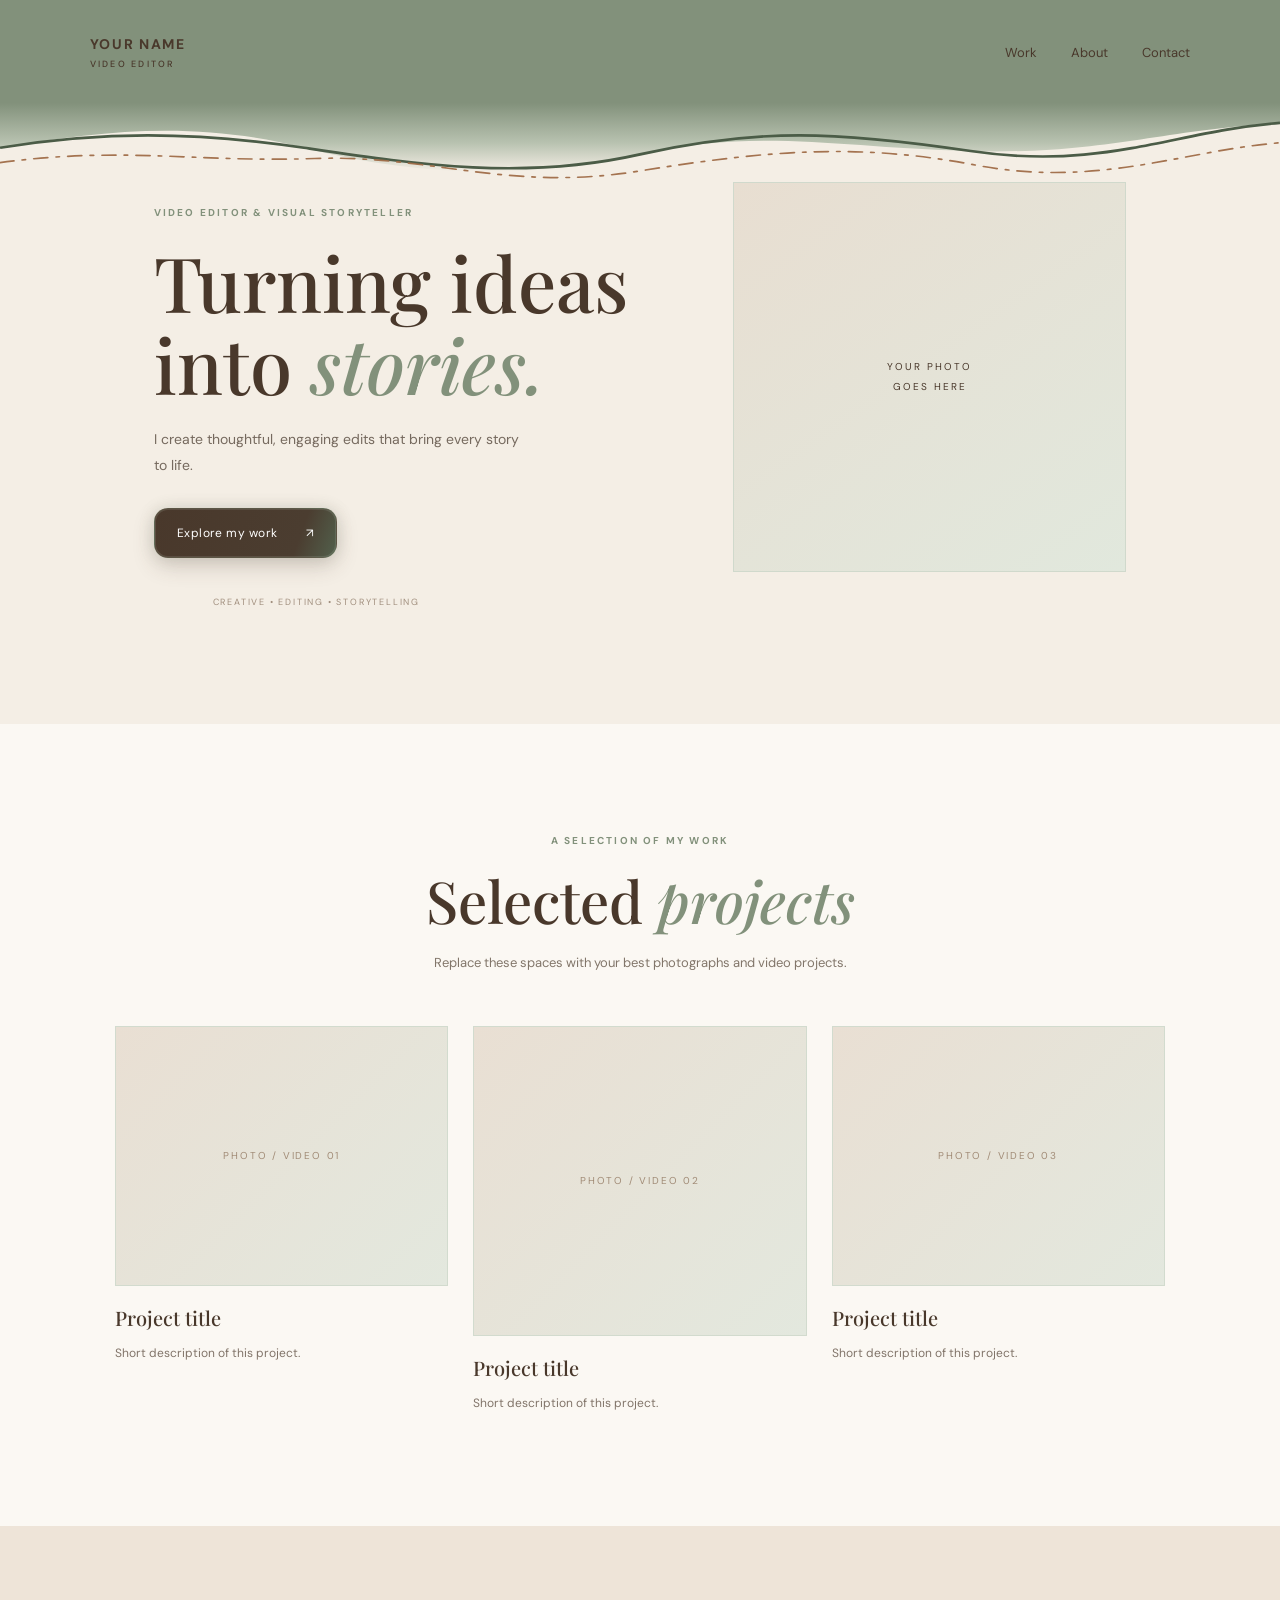
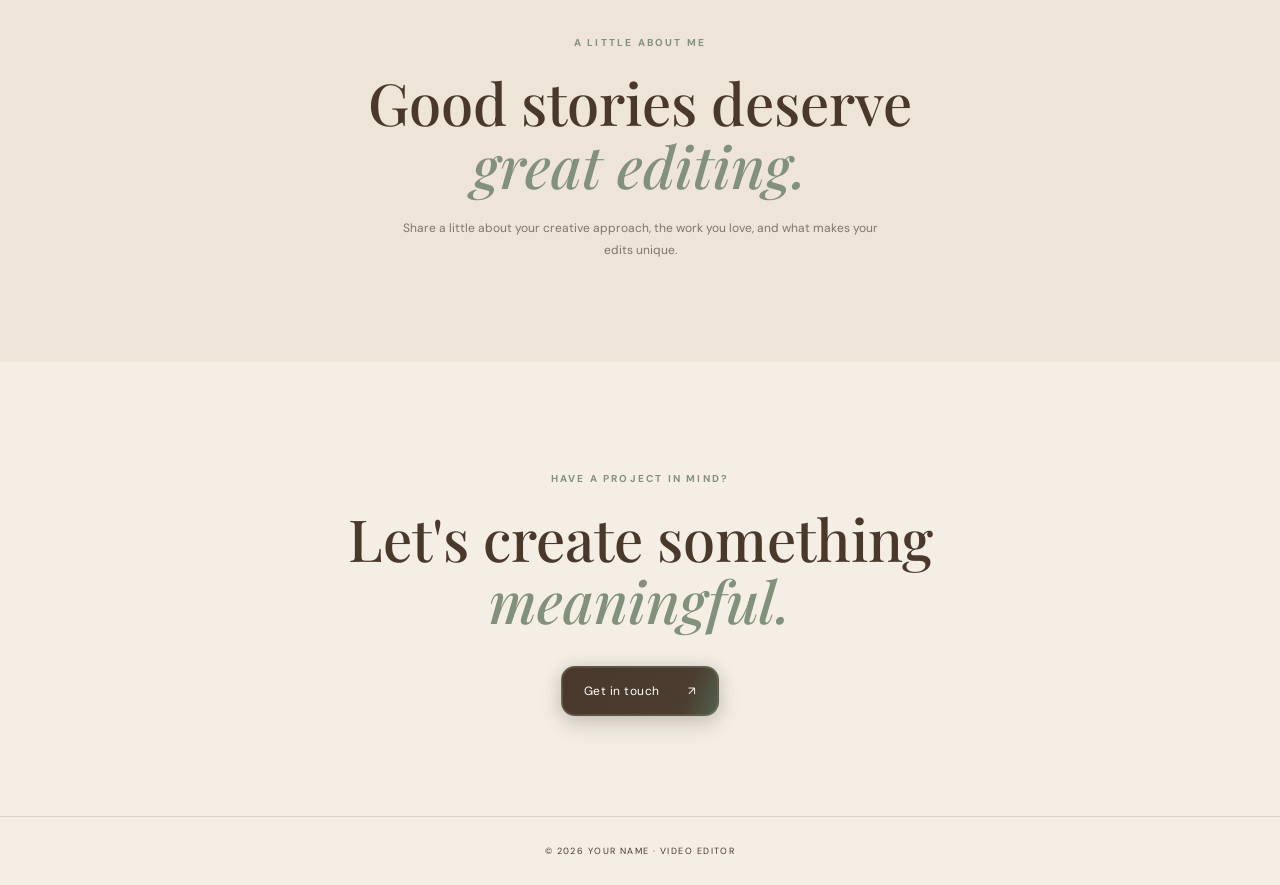
<file: index.html>
<!doctype html>
<html lang="en">
<head>
<meta charset="utf-8"><meta name="viewport" content="width=device-width, initial-scale=1">
<meta name="theme-color" content="#f4eee5"><meta name="description" content="A creative portfolio showcasing video editing and visual storytelling.">
<title>Your Name | Video Editor</title>
<link rel="preconnect" href="https://fonts.googleapis.com"><link rel="preconnect" href="https://fonts.gstatic.com" crossorigin>
<link href="https://fonts.googleapis.com/css2?family=DM+Sans:wght@400;500;600;700&family=Playfair+Display:wght@500;600;700&display=swap" rel="stylesheet">
<link rel="stylesheet" href="styles.css">
</head>
<body>
<header class="site-header"><a class="brand" href="#">YOUR NAME<span>VIDEO EDITOR</span></a><button class="menu-toggle" aria-label="Toggle navigation" aria-expanded="false">☰</button><nav class="nav-links"><a href="#work">Work</a><a href="#about">About</a><a href="#contact">Contact</a></nav></header>
<main>
<section class="hero"><div class="hero-copy"><p class="eyebrow">VIDEO EDITOR & VISUAL STORYTELLER</p><h1>Turning ideas<br>into <em>stories.</em></h1><p class="intro">I create thoughtful, engaging edits that bring every story to life.</p><a class="button" href="#work">Explore my work <span>↗</span></a></div><div class="portrait"><span>YOUR PHOTO<br>GOES HERE</span></div><div class="hero-note">CREATIVE • EDITING • STORYTELLING</div></section>
<section class="section" id="work"><div class="section-heading"><p class="eyebrow">A SELECTION OF MY WORK</p><h2>Selected <em>projects</em></h2><p>Replace these spaces with your best photographs and video projects.</p></div><div class="gallery">
<article class="project"><div class="media-placeholder">PHOTO / VIDEO 01</div><h3>Project title</h3><p>Short description of this project.</p></article>
<article class="project"><div class="media-placeholder tall">PHOTO / VIDEO 02</div><h3>Project title</h3><p>Short description of this project.</p></article>
<article class="project"><div class="media-placeholder">PHOTO / VIDEO 03</div><h3>Project title</h3><p>Short description of this project.</p></article></div></section>
<section class="about" id="about"><p class="eyebrow">A LITTLE ABOUT ME</p><h2>Good stories deserve<br><em>great editing.</em></h2><p>Share a little about your creative approach, the work you love, and what makes your edits unique.</p></section>
<section class="contact" id="contact"><p class="eyebrow">HAVE A PROJECT IN MIND?</p><h2>Let's create something<br><em>meaningful.</em></h2><a class="button" href="mailto:hello@example.com">Get in touch <span>↗</span></a></section>
</main><footer>© <span id="year"></span> YOUR NAME · VIDEO EDITOR</footer><script src="script.js"></script>
</body></html>
</file>
<file: styles.css>
*{box-sizing:border-box}html{scroll-behavior:smooth}body{margin:0;background:#f4eee5;color:#30271f;font-family:'DM Sans',sans-serif}.site-header{height:88px;padding:0 7%;display:flex;align-items:center;justify-content:space-between;border-bottom:1px solid #ded4c7}.brand{font-weight:700;letter-spacing:.12em;font-size:14px;color:inherit;text-decoration:none}.brand span{display:block;font-size:9px;letter-spacing:.25em;font-weight:500;margin-top:5px;color:#947b65}.nav-links{display:flex;gap:34px}.nav-links a{color:inherit;text-decoration:none;font-size:13px}.nav-links a:hover{color:#a16d48}.menu-toggle{display:none;background:none;border:0;font-size:24px}.hero{min-height:620px;padding:90px 12% 80px;display:grid;grid-template-columns:1fr  .8fr;gap:9%;align-items:center;position:relative}.eyebrow{font-size:10px;letter-spacing:.22em;color:#9b7759;font-weight:700}.hero h1,h2{font-family:'Playfair Display',serif;font-weight:500;line-height:1.08;font-size:clamp(48px,6vw,76px);margin:22px 0}.hero h1 em,h2 em{color:#a16d48;font-weight:500}.intro{max-width:370px;line-height:1.8;color:#75695e;font-size:14px;margin-bottom:30px}.button{display:inline-flex;gap:28px;align-items:center;background:#49382b;color:#fff;text-decoration:none;padding:16px 22px;font-size:12px;letter-spacing:.04em}.button:hover{background:#80583d}.portrait{height:390px;background:#e8ded1;border:1px solid #d9cabb;display:grid;place-items:center;text-align:center;color:#a18b76;font-size:10px;letter-spacing:.2em;line-height:2}.hero-note{position:absolute;bottom:30px;left:12%;font-size:9px;letter-spacing:.2em;color:#a08e7d}.section{padding:100px 9%;background:#fbf8f3}.section-heading{text-align:center;margin-bottom:55px}.section-heading h2,.about h2,.contact h2{font-size:clamp(40px,5vw,58px)}.section-heading>p:last-child{color:#82766a;font-size:13px}.gallery{display:grid;grid-template-columns:repeat(3,1fr);gap:25px}.media-placeholder{height:260px;background:#e9dfd3;border:1px solid #ded1c2;display:grid;place-items:center;color:#a18b76;font-size:10px;letter-spacing:.18em}.media-placeholder.tall{height:310px}.project h3{font-family:'Playfair Display',serif;font-size:20px;font-weight:500;margin:18px 0 5px}.project p,.about>p:last-child{font-size:12px;line-height:1.8;color:#817469}.about{text-align:center;padding:100px 20%;background:#eee4d8}.about>p:last-child{max-width:480px;margin:0 auto}.contact{text-align:center;padding:100px 20%}.contact .button{margin-top:12px}footer{text-align:center;padding:28px;border-top:1px solid #ded4c7;color:#927e6c;font-size:9px;letter-spacing:.16em}@media(max-width:700px){.site-header{height:72px;padding:0 6%}.menu-toggle{display:block}.nav-links{display:none;position:absolute;z-index:2;top:72px;left:0;right:0;padding:20px 6%;background:#f4eee5;flex-direction:column;gap:20px;border-bottom:1px solid #ded4c7}.nav-links.open{display:flex}.hero{padding:65px 8% 80px;grid-template-columns:1fr;gap:35px;min-height:auto}.hero h1{font-size:56px}.portrait{height:300px;grid-row:2}.hero-note{left:8%;bottom:25px}.section{padding:75px 8%}.gallery{grid-template-columns:1fr;gap:35px}.media-placeholder,.media-placeholder.tall{height:270px}.about,.contact{padding:75px 9%}.section-heading h2,.about h2,.contact h2{font-size:43px}}
/* Rounded buttons with the original warm glow */
.button{border-radius:14px;box-shadow:0 8px 22px rgba(73,56,43,.22),0 0 18px rgba(161,109,72,.12);transition:transform .2s ease,box-shadow .2s ease,background .2s ease}
.button:hover{transform:translateY(-2px);box-shadow:0 12px 28px rgba(73,56,43,.3),0 0 24px rgba(161,109,72,.28)}
/* Muted sage accent */
:root{--sage:#82917b;--sage-soft:#dfe6da}
.eyebrow{color:var(--sage)}
.hero h1 em,h2 em{color:var(--sage)}
.nav-links a:hover{color:var(--sage)}
.brand span{color:#82917b}
.media-placeholder{background:linear-gradient(135deg,#e9dfd3 0%,#e3e8de 100%);border-color:#d2dbce}
.portrait{background:linear-gradient(145deg,#e8ded1 0%,#e1e8dd 100%);border-color:#d0d9cc}
/* Flowing hand-drawn style waves in the name/header strip */
.site-header{position:relative;isolation:isolate;overflow:hidden;background:rgba(244,238,229,.92)}
.site-header::before{content:"";position:absolute;z-index:-1;inset:0 15% 0 18%;opacity:.72;background-repeat:no-repeat;background-position:center;background-size:100% 100%;background-image:url("data:image/svg+xml,%3Csvg xmlns='http://www.w3.org/2000/svg' viewBox='0 0 900 100' preserveAspectRatio='none'%3E%3Cpath d='M0 73 C90 92 115 46 205 58 S335 78 420 43 S555 58 650 27 S790 40 900 8' fill='none' stroke='%2382917b' stroke-width='2' opacity='.65'/%3E%3Cpath d='M0 84 C105 96 135 58 220 68 S345 84 430 54 S570 67 660 39 S800 51 900 22' fill='none' stroke='%23a16d48' stroke-width='1.4' opacity='.45'/%3E%3C/svg%3E")}
.site-header::after{content:"";position:absolute;z-index:-1;left:0;right:0;bottom:0;height:1px;background:linear-gradient(90deg,transparent,var(--sage),#d7c9b8,transparent);opacity:.8}
.site-header .brand,.site-header .nav-links,.site-header .menu-toggle{position:relative;z-index:1}
@media(max-width:700px){.site-header::before{inset:0 12% 0 24%;opacity:.55}.site-header .brand{font-size:12px}.site-header .brand span{font-size:8px}}

/* Distinct sage-tinted opening panel with a flowing wave edge */
.site-header{
  background:#e5eadf;
  border-bottom:0;
}
.site-header::before{display:none}
.site-header::after{display:none}
.hero{
  background:#e5eadf;
  padding-top:76px;
  padding-bottom:116px;
  overflow:hidden;
}
.hero::after{
  content:"";
  position:absolute;
  z-index:1;
  left:0;
  right:0;
  bottom:-1px;
  height:76px;
  pointer-events:none;
  background-repeat:no-repeat;
  background-position:center bottom;
  background-size:100% 100%;
  background-image:url("data:image/svg+xml,%3Csvg xmlns='http://www.w3.org/2000/svg' viewBox='0 0 1200 100' preserveAspectRatio='none'%3E%3Cpath d='M0 48 C150 78 220 72 350 38 S560 14 680 42 S900 82 1030 36 S1140 18 1200 8 L1200 100 L0 100 Z' fill='%23fbf8f3'/%3E%3Cpath d='M0 48 C150 78 220 72 350 38 S560 14 680 42 S900 82 1030 36 S1140 18 1200 8' fill='none' stroke='%2382917b' stroke-width='2.2' opacity='.9'/%3E%3Cpath d='M0 58 C150 88 230 82 360 48 S565 24 690 52 S905 92 1040 46 S1145 28 1200 18' fill='none' stroke='%23a16d48' stroke-width='1.5' opacity='.65'/%3E%3C/svg%3E");
}
@media(max-width:700px){
 .nav-links{background:#e5eadf}
 .hero{padding-top:55px;padding-bottom:105px}
 .hero::after{height:58px}
}

/* Corrected layout: header is its own sage strip; the wave bridges into cream content */
.site-header{
  height:104px;
  position:relative;
  z-index:5;
  isolation:isolate;
  overflow:visible;
  background:#82917b;
  border:0;
  padding:0 7%;
}
.site-header .brand{color:#fff}
.site-header .brand span{color:#f0f1e9}
.site-header .nav-links a{color:#fff}
.site-header .nav-links a:hover{color:#e2e9dc}
.site-header .menu-toggle{color:#fff}
.site-header::before{
  content:"";
  display:block;
  position:absolute;
  z-index:0;
  pointer-events:none;
  top:calc(100% - 1px);
  left:0;
  right:0;
  height:116px;
  opacity:1;
  background-repeat:no-repeat;
  background-position:center top;
  background-size:100% 100%;
  background-image:url("data:image/svg+xml,%3Csvg xmlns='http://www.w3.org/2000/svg' viewBox='0 0 1200 140' preserveAspectRatio='none'%3E%3Cpath d='M0 2 C120 32 185 28 300 3 S470 12 575 55 S760 74 880 43 S1050 20 1200 0' fill='none' stroke='%2382917b' stroke-width='5'/%3E%3Cpath d='M0 22 C120 52 190 48 305 23 S470 32 580 75 S760 94 885 63 S1055 40 1200 20' fill='none' stroke='%23a16d48' stroke-width='2.5' opacity='.8'/%3E%3C/svg%3E");
}
.site-header::after{display:none}
.site-header .brand,.site-header .nav-links,.site-header .menu-toggle{position:relative;z-index:2}
.hero{
  background:#f4eee5;
  padding-top:150px;
  padding-bottom:80px;
  overflow:visible;
}
.hero::after{display:none;content:none}
@media(max-width:700px){
 .site-header{height:84px;padding:0 6%}
 .site-header::before{display:block;top:calc(100% - 1px);height:88px;left:0;right:0;opacity:1}
 .nav-links{background:#82917b}
 .hero{background:#f4eee5;padding:120px 8% 75px}
}


/* Filled wave extension: sage panel follows the curved edge, with a clear outline */
.site-header{background:#82917b;overflow:visible;z-index:5}
.site-header::before{
  content:"";
  display:block;
  position:absolute;
  z-index:1;
  pointer-events:none;
  top:calc(100% - 1px);
  left:0;right:0;height:116px;
  opacity:1;
  background-repeat:no-repeat;
  background-position:center top;
  background-size:100% 100%;
  background-image:url("data:image/svg+xml,%3Csvg xmlns='http://www.w3.org/2000/svg' viewBox='0 0 1200 140' preserveAspectRatio='none'%3E%3Cpath d='M0 0 H1200 V24 C1080 34 1035 62 910 58 S710 30 600 62 S390 88 285 54 S95 34 0 54 Z' fill='%2382917b'/%3E%3Cpath d='M0 54 C95 34 180 34 285 54 S490 94 600 62 S785 34 910 58 S1100 34 1200 24' fill='none' stroke='%234b5c47' stroke-width='3.2'/%3E%3Cpath d='M0 62 C95 42 180 42 285 62 S490 102 600 70 S785 42 910 66 S1100 42 1200 32' fill='none' stroke='%23a16d48' stroke-width='1.5' opacity='.9'/%3E%3C/svg%3E");
}
.site-header::after{display:none}
.hero{position:relative;z-index:0;background:#f4eee5;padding-top:72px;overflow:visible}
.hero>*{position:relative;z-index:2}
@media(max-width:700px){
 .site-header{height:84px}
 .site-header::before{height:90px}
 .hero{background:#f4eee5;padding:105px 8% 75px}
 .nav-links{background:#82917b}
}


/* A soft sage-green tint in the portfolio buttons */
.button{
  border:1px solid rgba(130,145,123,.32);
  background:linear-gradient(110deg,#49382b 0%,#4b3d30 78%,#52604c 100%);
  box-shadow:0 8px 22px rgba(73,56,43,.2),0 0 15px rgba(130,145,123,.2),inset 0 0 0 1px rgba(223,230,218,.12);
}
.button:hover{
  background:linear-gradient(110deg,#80583d 0%,#746044 76%,#65765f 100%);
  box-shadow:0 12px 28px rgba(73,56,43,.27),0 0 22px rgba(130,145,123,.3),inset 0 0 0 1px rgba(223,230,218,.18);
}


/* Soft green-to-cream fade through the header wave */
.site-header::before{
  background-image:url("data:image/svg+xml,%3Csvg xmlns='http://www.w3.org/2000/svg' viewBox='0 0 1200 140' preserveAspectRatio='none'%3E%3Cdefs%3E%3ClinearGradient id='waveFade' x1='0' y1='0' x2='0' y2='1'%3E%3Cstop offset='0%25' stop-color='%2382917b'/%3E%3Cstop offset='55%25' stop-color='%23aab5a1'/%3E%3Cstop offset='100%25' stop-color='%23f4eee5'/%3E%3C/linearGradient%3E%3C/defs%3E%3Cpath d='M0 0 H1200 V24 C1080 34 1035 62 910 58 S710 30 600 62 S390 88 285 54 S95 34 0 54 Z' fill='url(%23waveFade)'/%3E%3Cpath d='M0 54 C95 34 180 34 285 54 S490 94 600 62 S785 34 910 58 S1100 34 1200 24' fill='none' stroke='%234b5c47' stroke-width='3.2'/%3E%3Cpath d='M0 62 C95 42 180 42 285 62 S490 102 600 70 S785 42 910 66 S1100 42 1200 32' fill='none' stroke='%23a16d48' stroke-width='1.5' opacity='.9'/%3E%3C/svg%3E");
}

/* Final polish: a clearly shaped sage wave, not a fading band */
.site-header::before{
  height:116px;
  background-image:url("data:image/svg+xml,%3Csvg xmlns='http://www.w3.org/2000/svg' viewBox='0 0 1200 140' preserveAspectRatio='none'%3E%3Cpath d='M0 0 H1200 V30 C1100 66 1010 76 900 45 C790 14 700 20 600 59 C500 98 400 88 300 49 C200 10 100 24 0 60 Z' fill='%2382917b'/%3E%3Cpath d='M0 60 C100 24 200 10 300 49 C400 88 500 98 600 59 C700 20 790 14 900 45 C1010 76 1100 66 1200 30' fill='none' stroke='%234b5c47' stroke-width='3.2'/%3E%3Cpath d='M0 69 C100 33 200 19 300 58 C400 97 500 107 600 68 C700 29 790 23 900 54 C1010 85 1100 75 1200 39' fill='none' stroke='%23a16d48' stroke-width='1.5' opacity='.9'/%3E%3C/svg%3E");
}
@media(max-width:700px){
  .site-header::before{height:90px}
}
/* Keep the site's typography in the same warm brown family as its buttons */
body,body *{color:#49382b}
.button,.button *{color:#fff}
.site-header .brand,.site-header .brand span,
.site-header .nav-links a,.site-header .menu-toggle{color:#49382b}
.site-header .nav-links a:hover{color:#49382b}

/* The wave itself fades from sage into the exact cream page background */
.site-header::before{background-image:url("data:image/svg+xml,%3Csvg xmlns='http://www.w3.org/2000/svg' viewBox='0 0 1200 140' preserveAspectRatio='none'%3E%3Cdefs%3E%3ClinearGradient id='sageToCream' x1='0' y1='0' x2='0' y2='65' gradientUnits='userSpaceOnUse'%3E%3Cstop offset='0%25' stop-color='%2382917b'/%3E%3Cstop offset='45%25' stop-color='%23aab5a1'/%3E%3Cstop offset='100%25' stop-color='%23f4eee5'/%3E%3C/linearGradient%3E%3C/defs%3E%3Cpath d='M0 0 H1200 V30 C1100 66 1010 76 900 45 C790 14 700 20 600 59 C500 98 400 88 300 49 C200 10 100 24 0 60 Z' fill='url(%23sageToCream)'/%3E%3Cpath d='M0 60 C100 24 200 10 300 49 C400 88 500 98 600 59 C700 20 790 14 900 45 C1010 76 1100 66 1200 30' fill='none' stroke='%234b5c47' stroke-width='2.6' opacity='.85'/%3E%3C/svg%3E")}

/* Final wave treatment: fade contained within the same curved shape; retain both outline lines */
.site-header::before{
  background-image:url("data:image/svg+xml,%3Csvg xmlns='http://www.w3.org/2000/svg' viewBox='0 0 1200 140' preserveAspectRatio='none'%3E%3Cdefs%3E%3ClinearGradient id='waveBlend' x1='0' y1='0' x2='0' y2='1'%3E%3Cstop offset='0%25' stop-color='%2382917b'/%3E%3Cstop offset='48%25' stop-color='%23b8c1b0'/%3E%3Cstop offset='100%25' stop-color='%23f4eee5'/%3E%3C/linearGradient%3E%3C/defs%3E%3Cpath d='M0 0 H1200 V30 C1100 66 1010 76 900 45 C790 14 700 20 600 59 C500 98 400 88 300 49 C200 10 100 24 0 60 Z' fill='url(%23waveBlend)'/%3E%3Cpath d='M0 60 C100 24 200 10 300 49 C400 88 500 98 600 59 C700 20 790 14 900 45 C1010 76 1100 66 1200 30' fill='none' stroke='%234b5c47' stroke-width='3.2'/%3E%3Cpath d='M0 69 C100 33 200 19 300 58 C400 97 500 107 600 68 C700 29 790 23 900 54 C1010 85 1100 75 1200 39' fill='none' stroke='%23a16d48' stroke-width='1.5' opacity='.9'/%3E%3C/svg%3E");
}

/* Restore the original morning wave: solid sage fill, cream page, two separate outline lines */
.site-header::before{
  background-image:url("data:image/svg+xml,%3Csvg xmlns='http://www.w3.org/2000/svg' viewBox='0 0 1200 140' preserveAspectRatio='none'%3E%3Cpath d='M0 0 H1200 V24 C1080 34 1035 62 910 58 S710 30 600 62 S390 88 285 54 S95 34 0 54 Z' fill='%2382917b'/%3E%3Cpath d='M0 54 C95 34 180 34 285 54 S490 94 600 62 S785 34 910 58 S1100 34 1200 24' fill='none' stroke='%234b5c47' stroke-width='3.2'/%3E%3Cpath d='M0 62 C95 42 180 42 285 62 S490 102 600 70 S785 42 910 66 S1100 42 1200 32' fill='none' stroke='%23a16d48' stroke-width='1.5' opacity='.9'/%3E%3C/svg%3E");
}

/* Give the two wave accents distinct patterns while keeping the same filled wave */
.site-header::before{
  background-image:url("data:image/svg+xml,%3Csvg xmlns='http://www.w3.org/2000/svg' viewBox='0 0 1200 140' preserveAspectRatio='none'%3E%3Cpath d='M0 0 H1200 V24 C1080 34 1035 62 910 58 S710 30 600 62 S390 88 285 54 S95 34 0 54 Z' fill='%2382917b'/%3E%3Cpath d='M0 54 C95 34 180 34 285 54 S490 94 600 62 S785 34 910 58 S1100 34 1200 24' fill='none' stroke='%234b5c47' stroke-width='3.2'/%3E%3Cpath d='M0 72 C115 52 185 72 295 67 C405 62 475 108 600 82 C720 57 805 48 915 75 C1030 103 1110 57 1200 48' fill='none' stroke='%23a16d48' stroke-width='2' stroke-dasharray='13 8 3 8' stroke-linecap='round' opacity='.95'/%3E%3C/svg%3E");
}


/* Smoothly blend the sage wave into the cream page while preserving both distinct outlines */
.site-header::before{
  background-image:url("data:image/svg+xml,%3Csvg xmlns='http://www.w3.org/2000/svg' viewBox='0 0 1200 140' preserveAspectRatio='none'%3E%3Cdefs%3E%3ClinearGradient id='sageCreamBlend' x1='0' y1='0' x2='0' y2='1'%3E%3Cstop offset='0%25' stop-color='%2382917b'/%3E%3Cstop offset='58%25' stop-color='%23b8c2b0'/%3E%3Cstop offset='100%25' stop-color='%23f4eee5'/%3E%3C/linearGradient%3E%3C/defs%3E%3Cpath d='M0 0 H1200 V24 C1080 34 1035 62 910 58 S710 30 600 62 S390 88 285 54 S95 34 0 54 Z' fill='url(%23sageCreamBlend)'/%3E%3Cpath d='M0 54 C95 34 180 34 285 54 S490 94 600 62 S785 34 910 58 S1100 34 1200 24' fill='none' stroke='%234b5c47' stroke-width='3.2'/%3E%3Cpath d='M0 72 C115 52 185 72 295 67 C405 62 475 108 600 82 C720 57 805 48 915 75 C1030 103 1110 57 1200 48' fill='none' stroke='%23a16d48' stroke-width='2' stroke-dasharray='13 8 3 8' stroke-linecap='round' opacity='.95'/%3E%3C/svg%3E");
}


/* On-page video playback */
.media-placeholder--video{position:relative;overflow:hidden;background:linear-gradient(135deg,#dfe6da,#e9dfd3)}
.media-play{width:100%;height:100%;min-height:220px;border:0;background:linear-gradient(135deg,rgba(73,56,43,.10),rgba(73,56,43,.28));display:flex;flex-direction:column;align-items:center;justify-content:center;gap:14px;cursor:pointer;color:#fff!important;transition:background .2s ease,transform .2s ease}
.media-play:hover{background:linear-gradient(135deg,rgba(73,56,43,.18),rgba(73,56,43,.4))}
.media-play__icon{width:62px;height:62px;border-radius:50%;display:grid;place-items:center;padding-left:4px;background:#82917b;color:#fff!important;border:1px solid rgba(255,255,255,.7);box-shadow:0 8px 24px rgba(45,53,41,.22);font-size:21px}
.media-play__label{font-size:10px;letter-spacing:.2em;color:#49382b!important;font-weight:700}
.video-viewer[hidden]{display:none}
.video-viewer{position:fixed;inset:0;z-index:1000;background:rgba(25,23,20,.88);display:grid;place-items:center;padding:22px;backdrop-filter:blur(8px)}
.video-viewer__panel{position:relative;width:min(100%,1000px);background:#171512;border:1px solid rgba(223,230,218,.28);border-radius:16px;padding:12px;box-shadow:0 24px 80px rgba(0,0,0,.4)}
.video-viewer__stage{width:100%;aspect-ratio:16/9;background:#080808;border-radius:9px;overflow:hidden}
.video-viewer__stage video,.video-viewer__stage iframe{display:block;width:100%;height:100%;border:0;object-fit:contain}
.video-viewer__close{position:absolute;right:8px;top:-48px;width:38px;height:38px;border:1px solid rgba(255,255,255,.55);border-radius:50%;background:#f4eee5;color:#49382b!important;font-size:27px;line-height:1;cursor:pointer}
body.video-viewer-open{overflow:hidden}
@media(max-width:700px){.video-viewer{padding:12px}.video-viewer__panel{padding:7px;border-radius:10px}.video-viewer__close{right:0;top:-46px}.media-play{min-height:240px}}


/* Video thumbnail preview with the site's matching watch button */
.media-placeholder--video{display:block;overflow:hidden;padding:0}
.video-thumbnail{position:relative;display:block;width:100%;height:100%;min-height:220px;padding:0;border:0;background:linear-gradient(135deg,#dfe6da,#e9dfd3);cursor:pointer;overflow:hidden}
.video-thumbnail img,.video-thumbnail video{display:block;width:100%;height:100%;min-height:220px;object-fit:cover}
.video-thumbnail__fallback{display:grid;place-items:center;width:100%;height:100%;min-height:220px;color:#82917b!important;font-size:11px;letter-spacing:.2em}
.video-thumbnail__play{position:absolute;left:50%;top:50%;transform:translate(-50%,-50%);width:64px;height:64px;border-radius:50%;display:grid;place-items:center;padding-left:4px;background:#82917b;color:#fff!important;border:1px solid rgba(255,255,255,.8);box-shadow:0 8px 24px rgba(45,53,41,.28);font-size:22px;transition:transform .2s ease,background .2s ease}
.video-thumbnail:hover .video-thumbnail__play{transform:translate(-50%,-50%) scale(1.08);background:#65765f}
.video-watch-button{margin-top:14px;cursor:pointer;font-family:inherit}
@media(max-width:700px){.video-thumbnail,.video-thumbnail img,.video-thumbnail video,.video-thumbnail__fallback{min-height:240px}}


/* Video cards: clean clickable thumbnails with rounded corners and no play overlay */
.media-placeholder--video{border:0;border-radius:18px;overflow:hidden}
.video-thumbnail{border-radius:18px;outline-offset:3px}
.video-thumbnail img,.video-thumbnail video,.video-thumbnail__fallback{border-radius:18px}
.video-thumbnail__play{display:none}
.video-watch-button{border-radius:14px}
</file>
